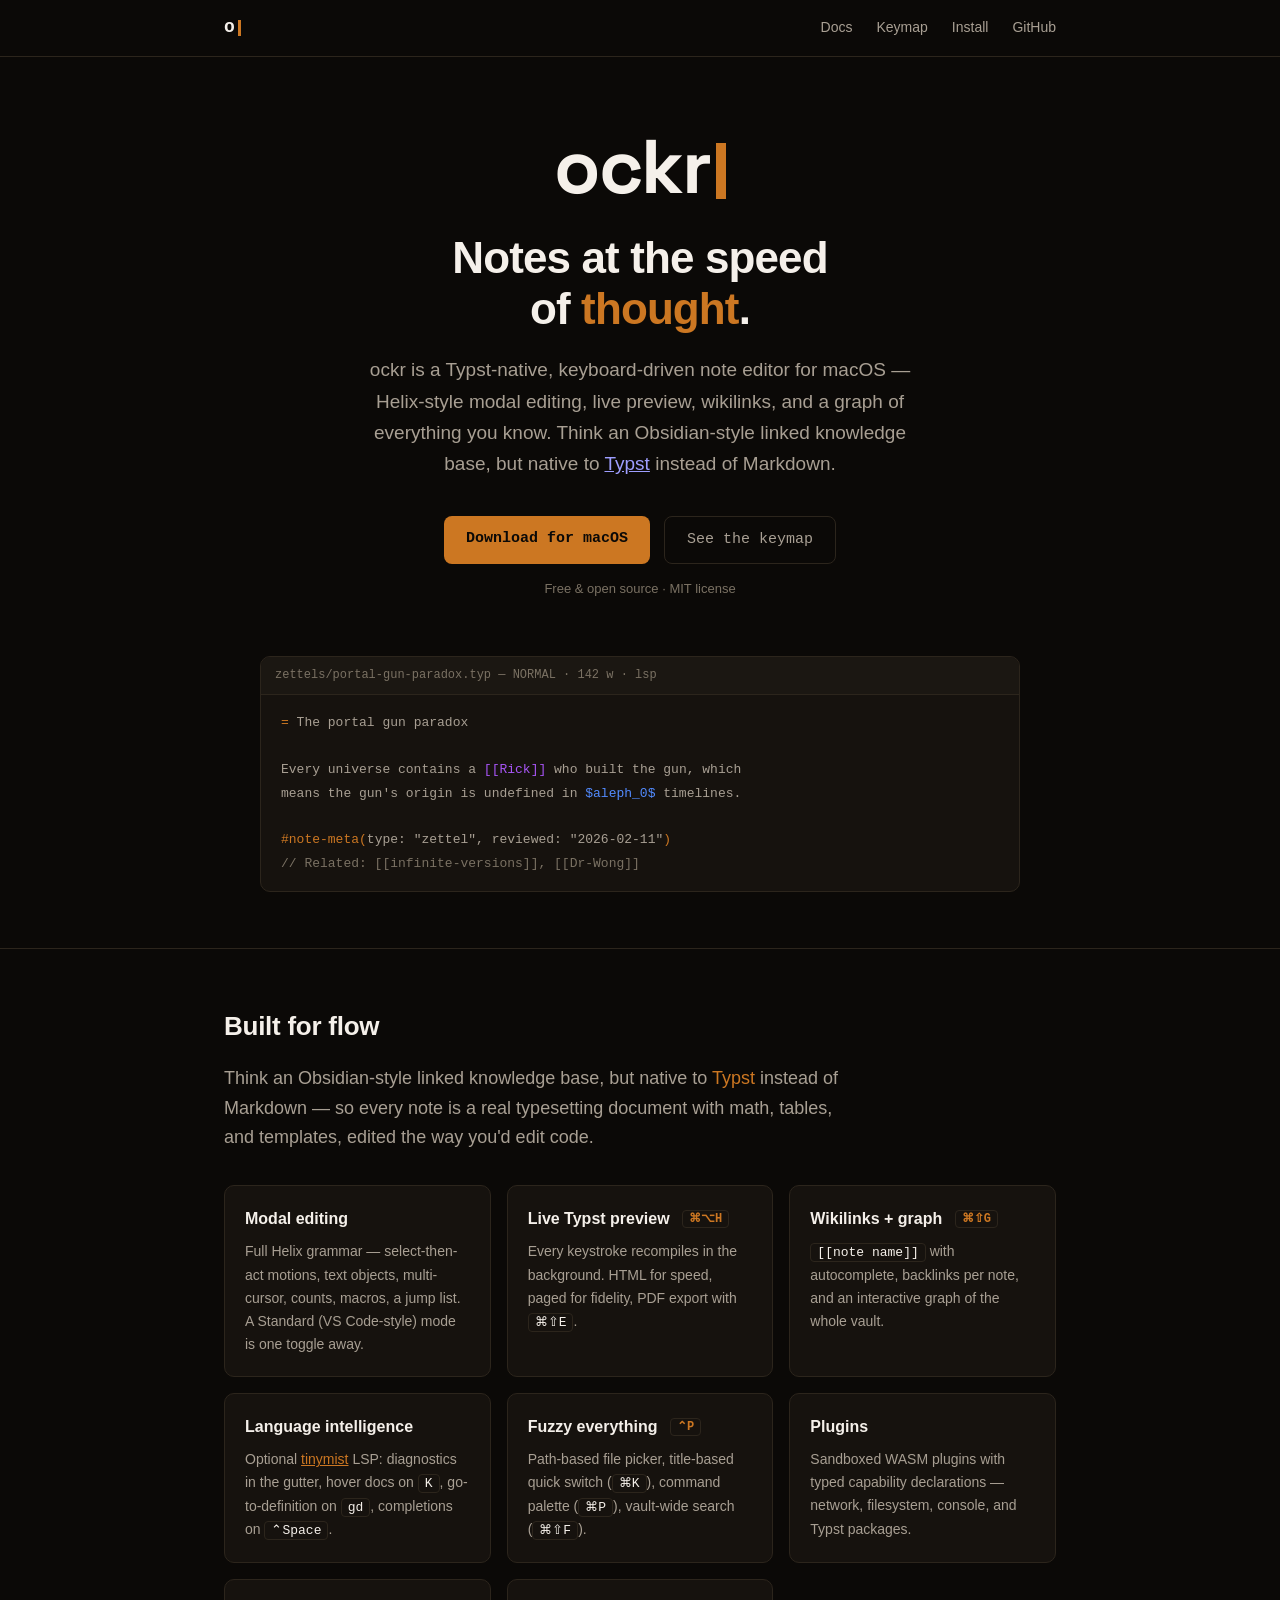
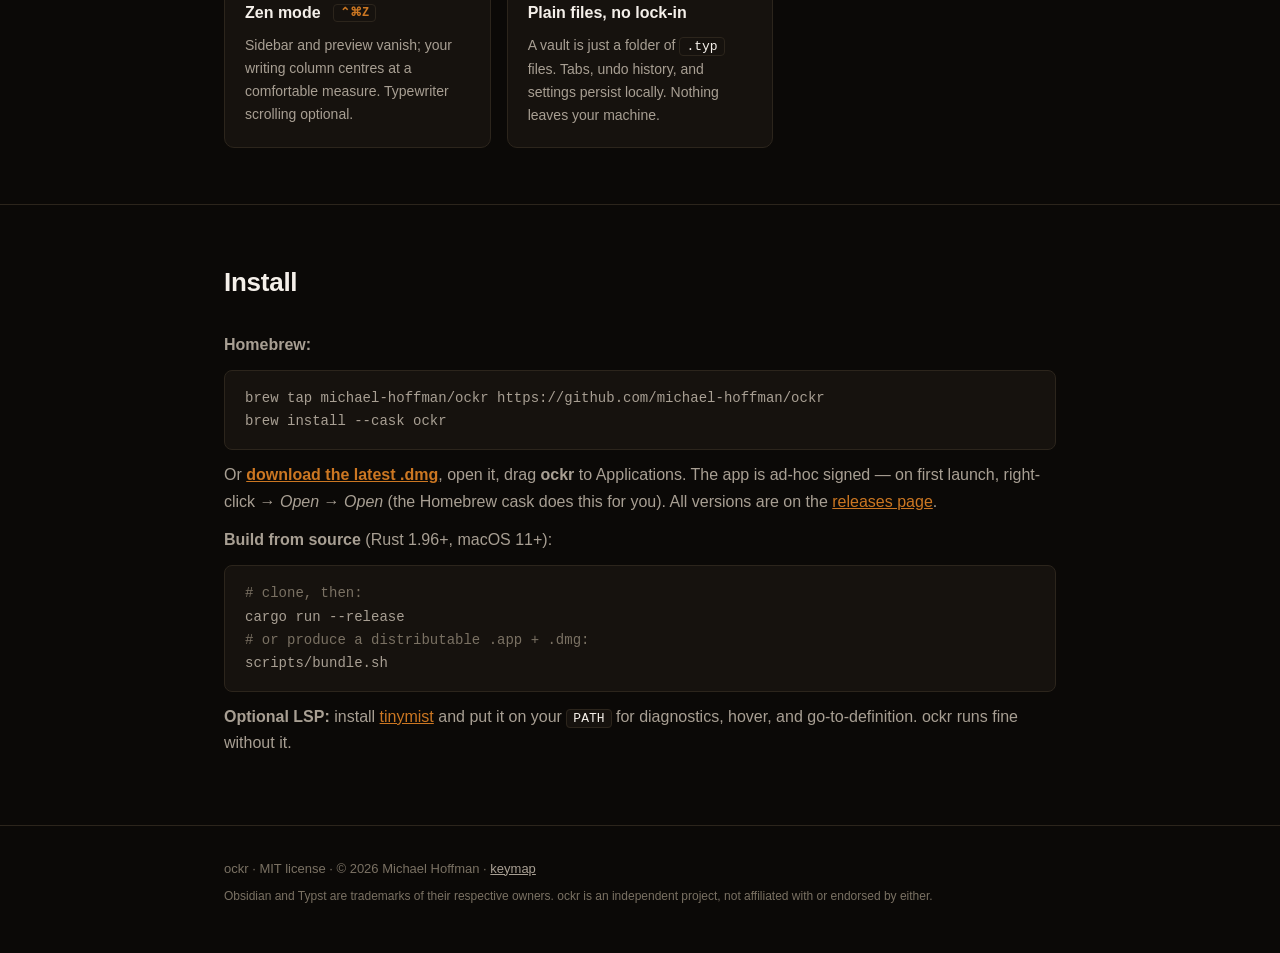
<file: docs/index.html>
<!DOCTYPE html>
<html lang="en">
<head>
<meta charset="utf-8">
<meta name="viewport" content="width=device-width, initial-scale=1">
<title>ockr — a Typst-native, keyboard-driven note editor</title>
<meta name="description" content="ockr pairs Helix-style modal editing with live Typst compilation, wikilinks, and a sandboxed WASM plugin system. For people who'd rather keep their hands on the keyboard.">
<link rel="preconnect" href="https://fonts.googleapis.com">
<link rel="preconnect" href="https://fonts.gstatic.com" crossorigin>
<link href="https://fonts.googleapis.com/css2?family=Space+Grotesk:wght@700&display=swap" rel="stylesheet">
<link rel="stylesheet" href="style.css">
</head>
<body>

<nav>
  <div class="wrap">
    <a class="logo" href="index.html">o</a>
    <span class="spacer"></span>
    <a href="manual/">Docs</a>
    <a href="keymap.html">Keymap</a>
    <a href="#install">Install</a>
    <a href="https://github.com/michael-hoffman/ockr">GitHub</a>
  </div>
</nav>

<div class="hero wrap">
  <div class="wordmark">ockr<span class="caret"></span></div>
  <h1>Notes at the speed<br>of <em>thought</em>.</h1>
  <p class="tag">ockr is a Typst-native, keyboard-driven note editor for macOS —
  Helix-style modal editing, live preview, wikilinks, and a graph of everything you know.
  Think an Obsidian-style linked knowledge base, but native to <a href="https://typst.app/">Typst</a> instead of Markdown.</p>
  <div class="cta-row">
    <a class="btn btn-primary" href="https://github.com/michael-hoffman/ockr/releases/latest/download/ockr-macos.dmg">Download for macOS</a>
    <a class="btn btn-ghost" href="keymap.html">See the keymap</a>
  </div>
  <p class="note">Free &amp; open source · MIT license</p>

  <div class="mock">
    <div class="bar">zettels/portal-gun-paradox.typ — NORMAL · 142 w · lsp</div>
    <pre><span class="kw">=</span> The portal gun paradox

Every universe contains a <span class="lk">[[Rick]]</span> who built the gun, which
means the gun's origin is undefined in <span class="mt">$aleph_0$</span> timelines.

<span class="kw">#note-meta(</span>type: "zettel", reviewed: "2026-02-11"<span class="kw">)</span>
<span class="cm">// Related: [[infinite-versions]], [[Dr-Wong]]</span></pre>
  </div>
</div>

<section id="features">
  <div class="wrap">
    <h2>Built for flow</h2>
    <p class="lede">Think an Obsidian-style linked knowledge base, but native to
    <a href="https://typst.app">Typst</a> instead of Markdown — so every note is a
    real typesetting document with math, tables, and templates, edited the way you'd
    edit code.</p>
    <div class="grid">
      <div class="card">
        <h3>Modal editing</h3>
        <p>Full Helix grammar — select-then-act motions, text objects, multi-cursor,
        counts, macros, a jump list. A Standard (VS Code-style) mode is one toggle away.</p>
      </div>
      <div class="card">
        <h3>Live Typst preview <span class="k">⌘⌥H</span></h3>
        <p>Every keystroke recompiles in the background. HTML for speed, paged for
        fidelity, PDF export with <code>⌘⇧E</code>.</p>
      </div>
      <div class="card">
        <h3>Wikilinks + graph <span class="k">⌘⇧G</span></h3>
        <p><code>[[note name]]</code> with autocomplete, backlinks per note, and an
        interactive graph of the whole vault.</p>
      </div>
      <div class="card">
        <h3>Language intelligence</h3>
        <p>Optional <a href="https://github.com/Myriad-Dreamin/tinymist" style="color:var(--ochre)">tinymist</a>
        LSP: diagnostics in the gutter, hover docs on <code>K</code>,
        go-to-definition on <code>gd</code>, completions on <code>⌃Space</code>.</p>
      </div>
      <div class="card">
        <h3>Fuzzy everything <span class="k">⌃P</span></h3>
        <p>Path-based file picker, title-based quick switch (<code>⌘K</code>),
        command palette (<code>⌘P</code>), vault-wide search (<code>⌘⇧F</code>).</p>
      </div>
      <div class="card">
        <h3>Plugins</h3>
        <p>Sandboxed WASM plugins with typed capability declarations — network,
        filesystem, console, and Typst packages.</p>
      </div>
      <div class="card">
        <h3>Zen mode <span class="k">⌃⌘Z</span></h3>
        <p>Sidebar and preview vanish; your writing column centres at a comfortable
        measure. Typewriter scrolling optional.</p>
      </div>
      <div class="card">
        <h3>Plain files, no lock-in</h3>
        <p>A vault is just a folder of <code>.typ</code> files. Tabs, undo history,
        and settings persist locally. Nothing leaves your machine.</p>
      </div>
    </div>
  </div>
</section>

<section id="install" class="install">
  <div class="wrap">
    <h2>Install</h2>
    <p><strong>Homebrew:</strong></p>
    <pre>brew tap michael-hoffman/ockr https://github.com/michael-hoffman/ockr
brew install --cask ockr</pre>
    <p>Or <strong><a href="https://github.com/michael-hoffman/ockr/releases/latest/download/ockr-macos.dmg">download the latest .dmg</a></strong>, open it, drag
    <strong>ockr</strong> to Applications. The app is ad-hoc signed — on first launch,
    right-click → <em>Open</em> → <em>Open</em> (the Homebrew cask does this for you).
    All versions are on the
    <a href="https://github.com/michael-hoffman/ockr/releases">releases page</a>.</p>
    <p><strong>Build from source</strong> (Rust 1.96+, macOS 11+):</p>
    <pre><span class="c"># clone, then:</span>
cargo run --release
<span class="c"># or produce a distributable .app + .dmg:</span>
scripts/bundle.sh</pre>
    <p><strong>Optional LSP:</strong> install
    <a href="https://github.com/Myriad-Dreamin/tinymist">tinymist</a> and put it on your
    <code>PATH</code> for diagnostics, hover, and go-to-definition. ockr runs fine without it.</p>
  </div>
</section>

<footer>
  <div class="wrap">
    <p>ockr · MIT license · © 2026 Michael Hoffman ·
    <a href="keymap.html">keymap</a></p>
    <p style="margin-top:8px; color:var(--subtle); font-size:12px">
    Obsidian and Typst are trademarks of their respective owners. ockr is an
    independent project, not affiliated with or endorsed by either.</p>
  </div>
</footer>

</body>
</html>
</file>
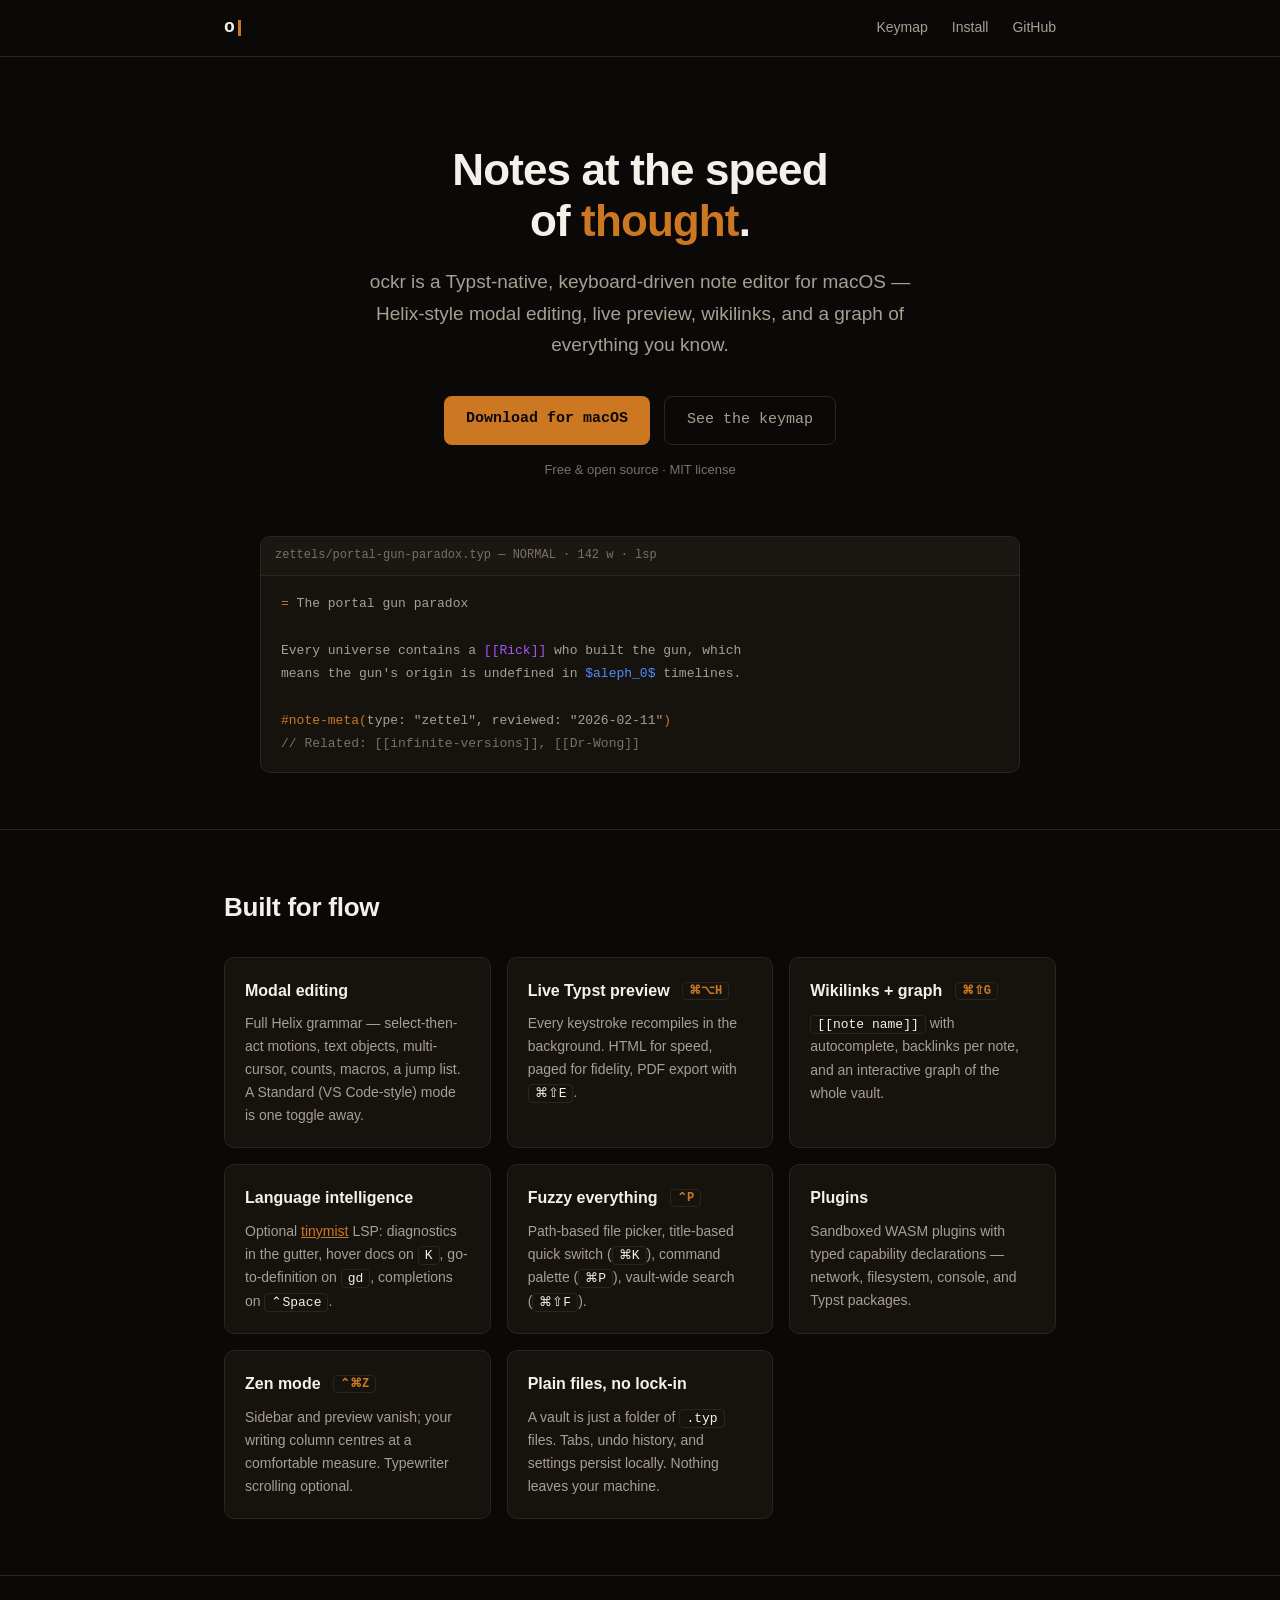
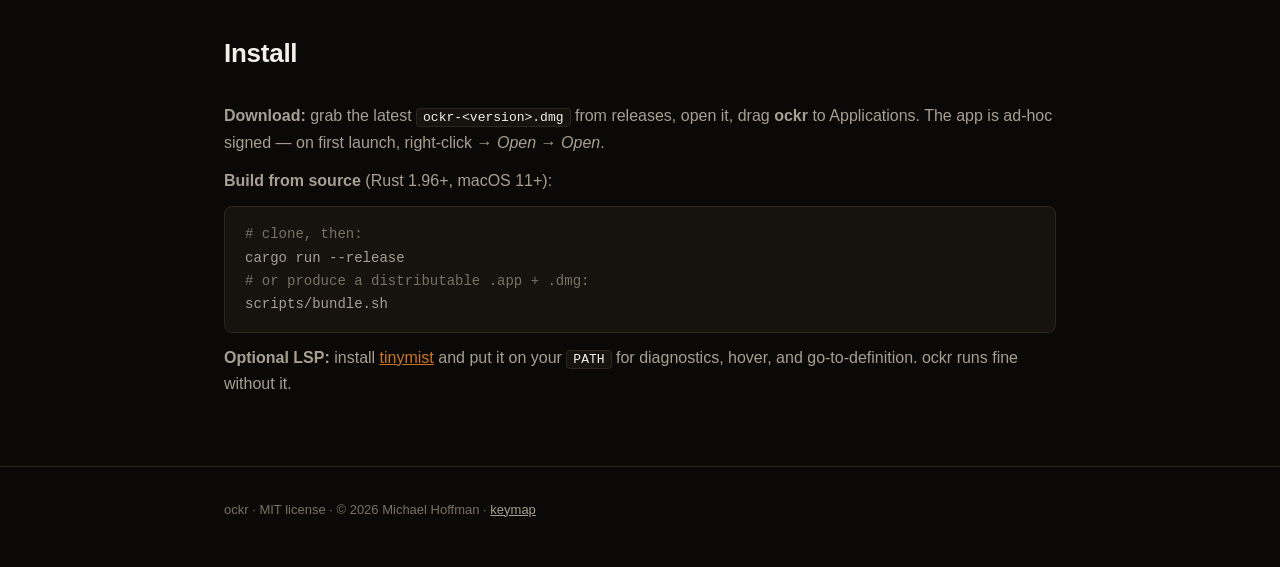
<file: site/index.html>
<!DOCTYPE html>
<html lang="en">
<head>
<meta charset="utf-8">
<meta name="viewport" content="width=device-width, initial-scale=1">
<title>ockr — a Typst-native, keyboard-driven note editor</title>
<meta name="description" content="ockr pairs Helix-style modal editing with live Typst compilation, wikilinks, and a sandboxed WASM plugin system. For people who'd rather keep their hands on the keyboard.">
<link rel="stylesheet" href="style.css">
</head>
<body>

<nav>
  <div class="wrap">
    <a class="logo" href="index.html">o</a>
    <span class="spacer"></span>
    <a href="keymap.html">Keymap</a>
    <a href="#install">Install</a>
    <a href="https://github.com/">GitHub</a>
  </div>
</nav>

<div class="hero wrap">
  <h1>Notes at the speed<br>of <em>thought</em>.</h1>
  <p class="tag">ockr is a Typst-native, keyboard-driven note editor for macOS —
  Helix-style modal editing, live preview, wikilinks, and a graph of everything you know.</p>
  <div class="cta-row">
    <a class="btn btn-primary" href="#install">Download for macOS</a>
    <a class="btn btn-ghost" href="keymap.html">See the keymap</a>
  </div>
  <p class="note">Free &amp; open source · MIT license</p>

  <div class="mock">
    <div class="bar">zettels/portal-gun-paradox.typ — NORMAL · 142 w · lsp</div>
    <pre><span class="kw">=</span> The portal gun paradox

Every universe contains a <span class="lk">[[Rick]]</span> who built the gun, which
means the gun's origin is undefined in <span class="mt">$aleph_0$</span> timelines.

<span class="kw">#note-meta(</span>type: "zettel", reviewed: "2026-02-11"<span class="kw">)</span>
<span class="cm">// Related: [[infinite-versions]], [[Dr-Wong]]</span></pre>
  </div>
</div>

<section id="features">
  <div class="wrap">
    <h2>Built for flow</h2>
    <div class="grid">
      <div class="card">
        <h3>Modal editing</h3>
        <p>Full Helix grammar — select-then-act motions, text objects, multi-cursor,
        counts, macros, a jump list. A Standard (VS Code-style) mode is one toggle away.</p>
      </div>
      <div class="card">
        <h3>Live Typst preview <span class="k">⌘⌥H</span></h3>
        <p>Every keystroke recompiles in the background. HTML for speed, paged for
        fidelity, PDF export with <code>⌘⇧E</code>.</p>
      </div>
      <div class="card">
        <h3>Wikilinks + graph <span class="k">⌘⇧G</span></h3>
        <p><code>[[note name]]</code> with autocomplete, backlinks per note, and an
        interactive graph of the whole vault.</p>
      </div>
      <div class="card">
        <h3>Language intelligence</h3>
        <p>Optional <a href="https://github.com/Myriad-Dreamin/tinymist" style="color:var(--ochre)">tinymist</a>
        LSP: diagnostics in the gutter, hover docs on <code>K</code>,
        go-to-definition on <code>gd</code>, completions on <code>⌃Space</code>.</p>
      </div>
      <div class="card">
        <h3>Fuzzy everything <span class="k">⌃P</span></h3>
        <p>Path-based file picker, title-based quick switch (<code>⌘K</code>),
        command palette (<code>⌘P</code>), vault-wide search (<code>⌘⇧F</code>).</p>
      </div>
      <div class="card">
        <h3>Plugins</h3>
        <p>Sandboxed WASM plugins with typed capability declarations — network,
        filesystem, console, and Typst packages.</p>
      </div>
      <div class="card">
        <h3>Zen mode <span class="k">⌃⌘Z</span></h3>
        <p>Sidebar and preview vanish; your writing column centres at a comfortable
        measure. Typewriter scrolling optional.</p>
      </div>
      <div class="card">
        <h3>Plain files, no lock-in</h3>
        <p>A vault is just a folder of <code>.typ</code> files. Tabs, undo history,
        and settings persist locally. Nothing leaves your machine.</p>
      </div>
    </div>
  </div>
</section>

<section id="install" class="install">
  <div class="wrap">
    <h2>Install</h2>
    <p><strong>Download:</strong> grab the latest <code>ockr-&lt;version&gt;.dmg</code> from
    releases, open it, drag <strong>ockr</strong> to Applications. The app is ad-hoc signed —
    on first launch, right-click → <em>Open</em> → <em>Open</em>.</p>
    <p><strong>Build from source</strong> (Rust 1.96+, macOS 11+):</p>
    <pre><span class="c"># clone, then:</span>
cargo run --release
<span class="c"># or produce a distributable .app + .dmg:</span>
scripts/bundle.sh</pre>
    <p><strong>Optional LSP:</strong> install
    <a href="https://github.com/Myriad-Dreamin/tinymist">tinymist</a> and put it on your
    <code>PATH</code> for diagnostics, hover, and go-to-definition. ockr runs fine without it.</p>
  </div>
</section>

<footer>
  <div class="wrap">
    ockr · MIT license · © 2026 Michael Hoffman ·
    <a href="keymap.html">keymap</a>
  </div>
</footer>

</body>
</html>
</file>
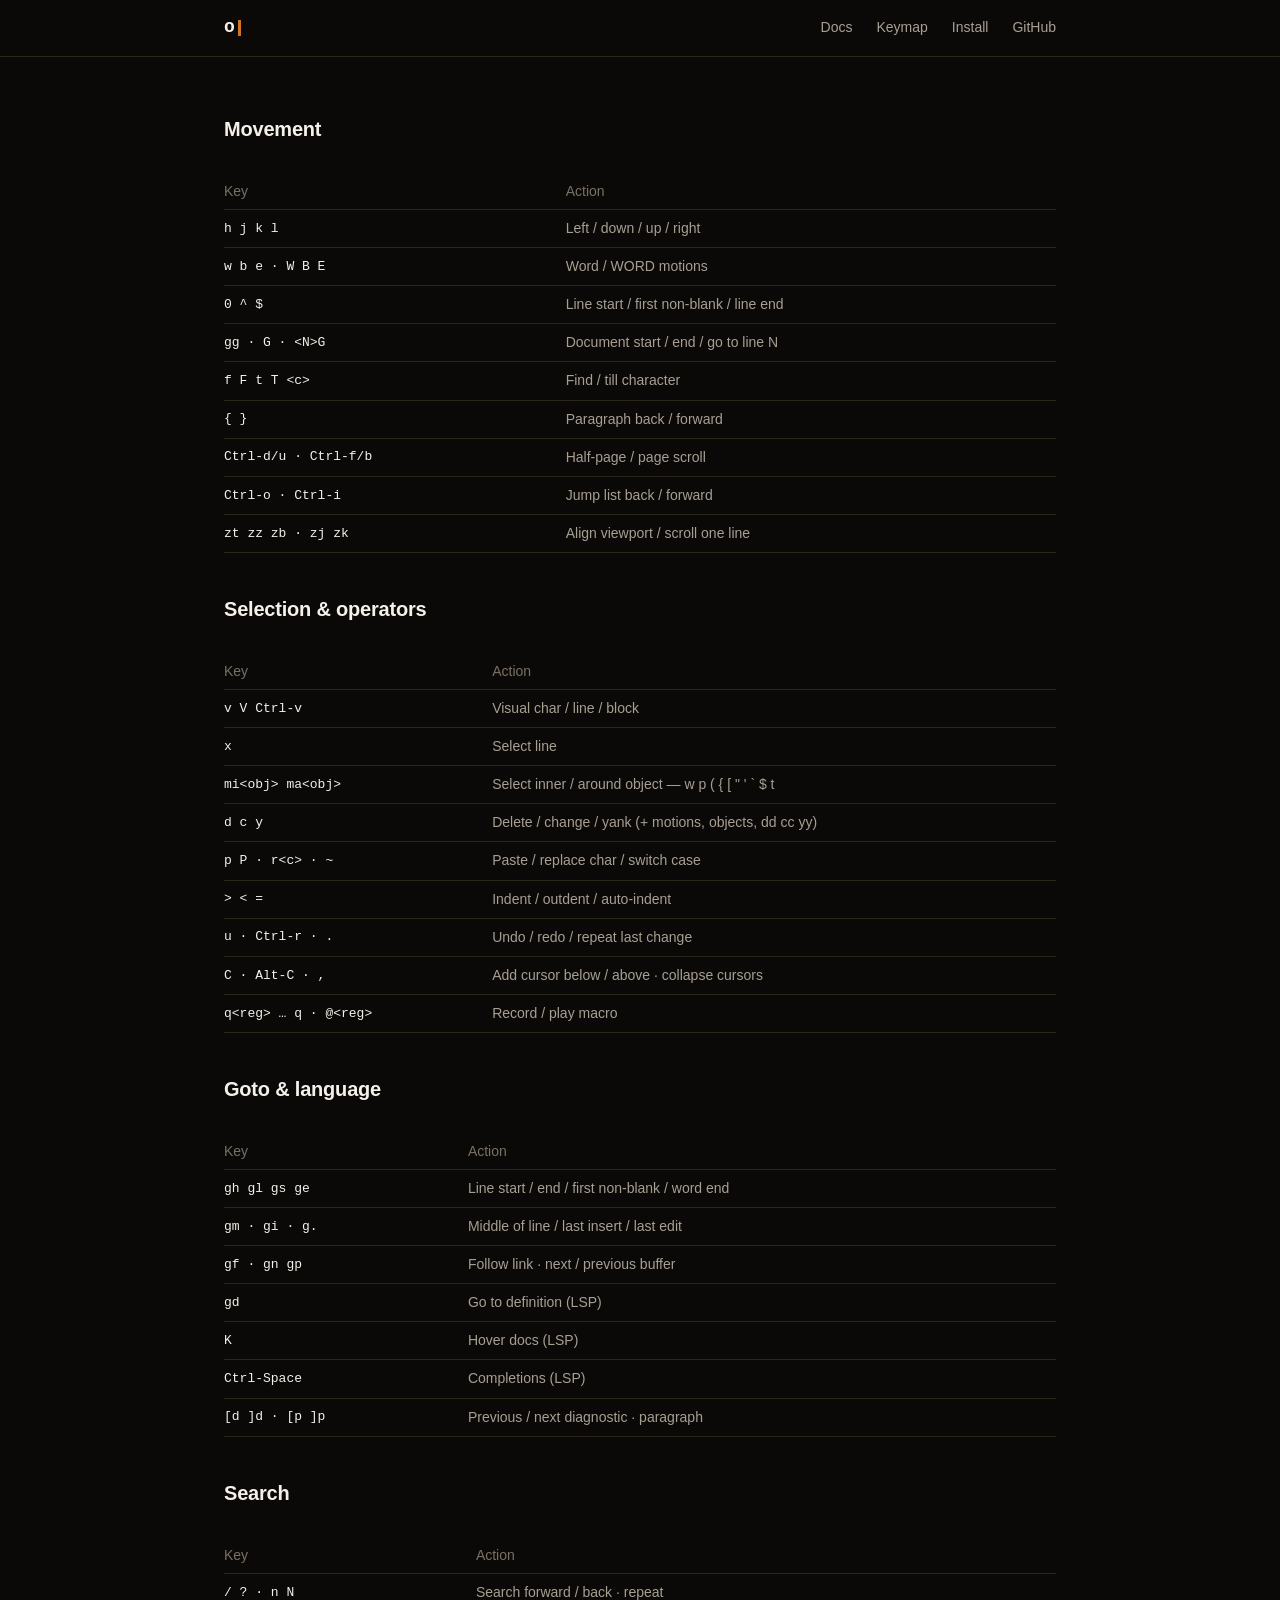
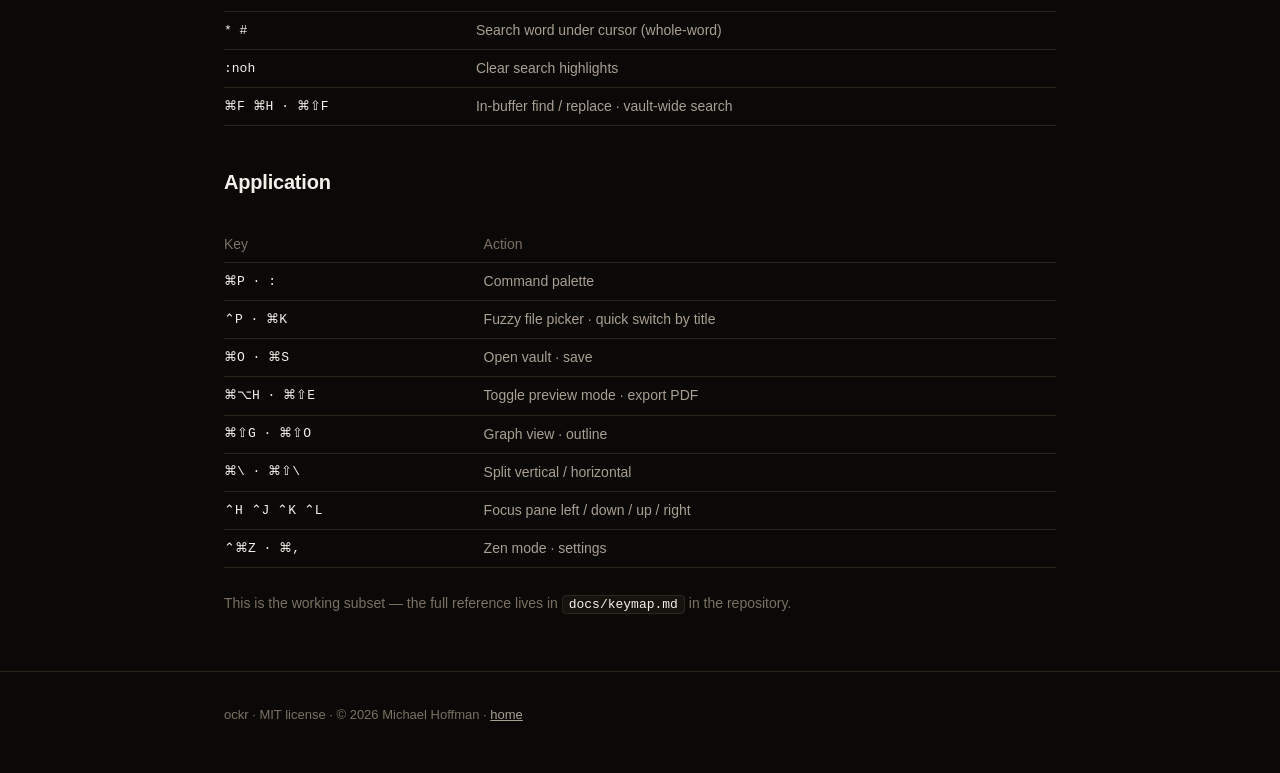
<file: docs/keymap.html>
<!DOCTYPE html>
<html lang="en">
<head>
<meta charset="utf-8">
<meta name="viewport" content="width=device-width, initial-scale=1">
<title>Keymap — ockr</title>
<meta name="description" content="ockr keymap reference — Helix-style modal editing for Typst notes.">
<link rel="stylesheet" href="style.css">
</head>
<body>

<nav>
  <div class="wrap">
    <a class="logo" href="index.html">o</a>
    <span class="spacer"></span>
    <a href="manual/">Docs</a>
    <a href="keymap.html">Keymap</a>
    <a href="index.html#install">Install</a>
    <a href="https://github.com/michael-hoffman/ockr">GitHub</a>
  </div>
</nav>

<section class="kmap" style="border-top:none">
  <div class="wrap">
    <h2>Movement</h2>
    <table>
      <tr><th>Key</th><th>Action</th></tr>
      <tr><td>h j k l</td><td>Left / down / up / right</td></tr>
      <tr><td>w b e · W B E</td><td>Word / WORD motions</td></tr>
      <tr><td>0 ^ $</td><td>Line start / first non-blank / line end</td></tr>
      <tr><td>gg · G · &lt;N&gt;G</td><td>Document start / end / go to line N</td></tr>
      <tr><td>f F t T &lt;c&gt;</td><td>Find / till character</td></tr>
      <tr><td>{ }</td><td>Paragraph back / forward</td></tr>
      <tr><td>Ctrl-d/u · Ctrl-f/b</td><td>Half-page / page scroll</td></tr>
      <tr><td>Ctrl-o · Ctrl-i</td><td>Jump list back / forward</td></tr>
      <tr><td>zt zz zb · zj zk</td><td>Align viewport / scroll one line</td></tr>
    </table>

    <h2>Selection &amp; operators</h2>
    <table>
      <tr><th>Key</th><th>Action</th></tr>
      <tr><td>v V Ctrl-v</td><td>Visual char / line / block</td></tr>
      <tr><td>x</td><td>Select line</td></tr>
      <tr><td>mi&lt;obj&gt; ma&lt;obj&gt;</td><td>Select inner / around object — w p ( { [ " ' ` $ t</td></tr>
      <tr><td>d c y</td><td>Delete / change / yank (+ motions, objects, dd cc yy)</td></tr>
      <tr><td>p P · r&lt;c&gt; · ~</td><td>Paste / replace char / switch case</td></tr>
      <tr><td>&gt; &lt; =</td><td>Indent / outdent / auto-indent</td></tr>
      <tr><td>u · Ctrl-r · .</td><td>Undo / redo / repeat last change</td></tr>
      <tr><td>C · Alt-C · ,</td><td>Add cursor below / above · collapse cursors</td></tr>
      <tr><td>q&lt;reg&gt; … q · @&lt;reg&gt;</td><td>Record / play macro</td></tr>
    </table>

    <h2>Goto &amp; language</h2>
    <table>
      <tr><th>Key</th><th>Action</th></tr>
      <tr><td>gh gl gs ge</td><td>Line start / end / first non-blank / word end</td></tr>
      <tr><td>gm · gi · g.</td><td>Middle of line / last insert / last edit</td></tr>
      <tr><td>gf · gn gp</td><td>Follow link · next / previous buffer</td></tr>
      <tr><td>gd</td><td>Go to definition (LSP)</td></tr>
      <tr><td>K</td><td>Hover docs (LSP)</td></tr>
      <tr><td>Ctrl-Space</td><td>Completions (LSP)</td></tr>
      <tr><td>[d ]d · [p ]p</td><td>Previous / next diagnostic · paragraph</td></tr>
    </table>

    <h2>Search</h2>
    <table>
      <tr><th>Key</th><th>Action</th></tr>
      <tr><td>/ ? · n N</td><td>Search forward / back · repeat</td></tr>
      <tr><td>* #</td><td>Search word under cursor (whole-word)</td></tr>
      <tr><td>:noh</td><td>Clear search highlights</td></tr>
      <tr><td>⌘F ⌘H · ⌘⇧F</td><td>In-buffer find / replace · vault-wide search</td></tr>
    </table>

    <h2>Application</h2>
    <table>
      <tr><th>Key</th><th>Action</th></tr>
      <tr><td>⌘P · :</td><td>Command palette</td></tr>
      <tr><td>⌃P · ⌘K</td><td>Fuzzy file picker · quick switch by title</td></tr>
      <tr><td>⌘O · ⌘S</td><td>Open vault · save</td></tr>
      <tr><td>⌘⌥H · ⌘⇧E</td><td>Toggle preview mode · export PDF</td></tr>
      <tr><td>⌘⇧G · ⌘⇧O</td><td>Graph view · outline</td></tr>
      <tr><td>⌘\ · ⌘⇧\</td><td>Split vertical / horizontal</td></tr>
      <tr><td>⌃H ⌃J ⌃K ⌃L</td><td>Focus pane left / down / up / right</td></tr>
      <tr><td>⌃⌘Z · ⌘,</td><td>Zen mode · settings</td></tr>
    </table>

    <p style="color:var(--subtle); margin-top:24px; font-size:14px">
      This is the working subset — the full reference lives in
      <code>docs/keymap.md</code> in the repository.</p>
  </div>
</section>

<footer>
  <div class="wrap">
    ockr · MIT license · © 2026 Michael Hoffman ·
    <a href="index.html">home</a>
  </div>
</footer>

</body>
</html>
</file>
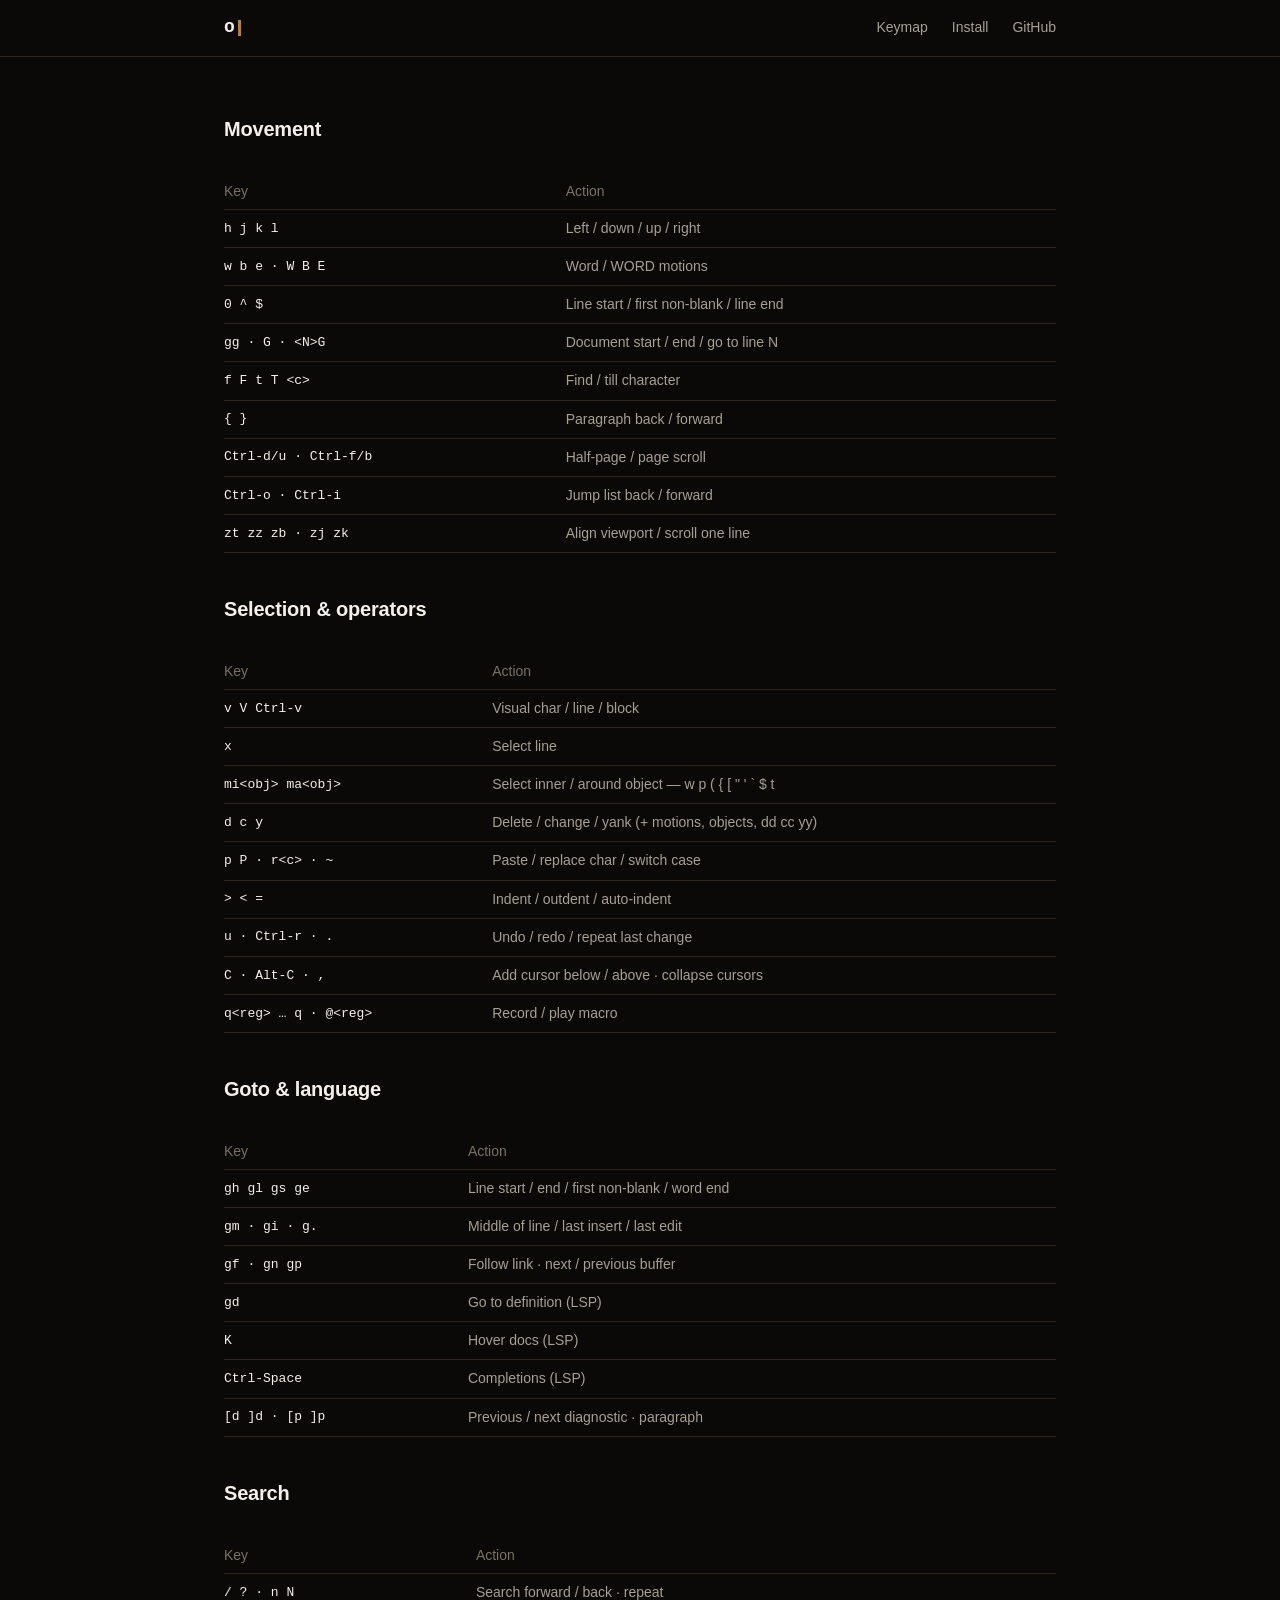
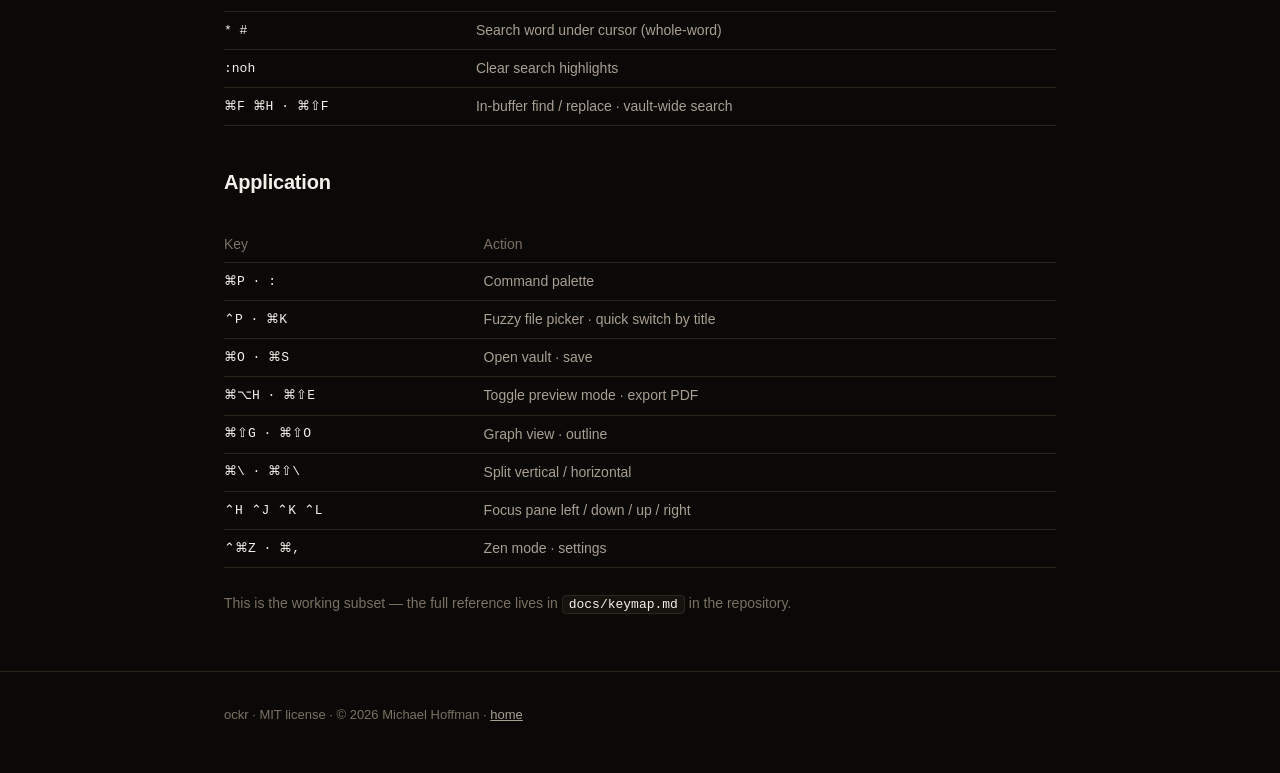
<file: site/keymap.html>
<!DOCTYPE html>
<html lang="en">
<head>
<meta charset="utf-8">
<meta name="viewport" content="width=device-width, initial-scale=1">
<title>Keymap — ockr</title>
<meta name="description" content="ockr keymap reference — Helix-style modal editing for Typst notes.">
<link rel="stylesheet" href="style.css">
</head>
<body>

<nav>
  <div class="wrap">
    <a class="logo" href="index.html">o</a>
    <span class="spacer"></span>
    <a href="keymap.html">Keymap</a>
    <a href="index.html#install">Install</a>
    <a href="https://github.com/">GitHub</a>
  </div>
</nav>

<section class="kmap" style="border-top:none">
  <div class="wrap">
    <h2>Movement</h2>
    <table>
      <tr><th>Key</th><th>Action</th></tr>
      <tr><td>h j k l</td><td>Left / down / up / right</td></tr>
      <tr><td>w b e · W B E</td><td>Word / WORD motions</td></tr>
      <tr><td>0 ^ $</td><td>Line start / first non-blank / line end</td></tr>
      <tr><td>gg · G · &lt;N&gt;G</td><td>Document start / end / go to line N</td></tr>
      <tr><td>f F t T &lt;c&gt;</td><td>Find / till character</td></tr>
      <tr><td>{ }</td><td>Paragraph back / forward</td></tr>
      <tr><td>Ctrl-d/u · Ctrl-f/b</td><td>Half-page / page scroll</td></tr>
      <tr><td>Ctrl-o · Ctrl-i</td><td>Jump list back / forward</td></tr>
      <tr><td>zt zz zb · zj zk</td><td>Align viewport / scroll one line</td></tr>
    </table>

    <h2>Selection &amp; operators</h2>
    <table>
      <tr><th>Key</th><th>Action</th></tr>
      <tr><td>v V Ctrl-v</td><td>Visual char / line / block</td></tr>
      <tr><td>x</td><td>Select line</td></tr>
      <tr><td>mi&lt;obj&gt; ma&lt;obj&gt;</td><td>Select inner / around object — w p ( { [ " ' ` $ t</td></tr>
      <tr><td>d c y</td><td>Delete / change / yank (+ motions, objects, dd cc yy)</td></tr>
      <tr><td>p P · r&lt;c&gt; · ~</td><td>Paste / replace char / switch case</td></tr>
      <tr><td>&gt; &lt; =</td><td>Indent / outdent / auto-indent</td></tr>
      <tr><td>u · Ctrl-r · .</td><td>Undo / redo / repeat last change</td></tr>
      <tr><td>C · Alt-C · ,</td><td>Add cursor below / above · collapse cursors</td></tr>
      <tr><td>q&lt;reg&gt; … q · @&lt;reg&gt;</td><td>Record / play macro</td></tr>
    </table>

    <h2>Goto &amp; language</h2>
    <table>
      <tr><th>Key</th><th>Action</th></tr>
      <tr><td>gh gl gs ge</td><td>Line start / end / first non-blank / word end</td></tr>
      <tr><td>gm · gi · g.</td><td>Middle of line / last insert / last edit</td></tr>
      <tr><td>gf · gn gp</td><td>Follow link · next / previous buffer</td></tr>
      <tr><td>gd</td><td>Go to definition (LSP)</td></tr>
      <tr><td>K</td><td>Hover docs (LSP)</td></tr>
      <tr><td>Ctrl-Space</td><td>Completions (LSP)</td></tr>
      <tr><td>[d ]d · [p ]p</td><td>Previous / next diagnostic · paragraph</td></tr>
    </table>

    <h2>Search</h2>
    <table>
      <tr><th>Key</th><th>Action</th></tr>
      <tr><td>/ ? · n N</td><td>Search forward / back · repeat</td></tr>
      <tr><td>* #</td><td>Search word under cursor (whole-word)</td></tr>
      <tr><td>:noh</td><td>Clear search highlights</td></tr>
      <tr><td>⌘F ⌘H · ⌘⇧F</td><td>In-buffer find / replace · vault-wide search</td></tr>
    </table>

    <h2>Application</h2>
    <table>
      <tr><th>Key</th><th>Action</th></tr>
      <tr><td>⌘P · :</td><td>Command palette</td></tr>
      <tr><td>⌃P · ⌘K</td><td>Fuzzy file picker · quick switch by title</td></tr>
      <tr><td>⌘O · ⌘S</td><td>Open vault · save</td></tr>
      <tr><td>⌘⌥H · ⌘⇧E</td><td>Toggle preview mode · export PDF</td></tr>
      <tr><td>⌘⇧G · ⌘⇧O</td><td>Graph view · outline</td></tr>
      <tr><td>⌘\ · ⌘⇧\</td><td>Split vertical / horizontal</td></tr>
      <tr><td>⌃H ⌃J ⌃K ⌃L</td><td>Focus pane left / down / up / right</td></tr>
      <tr><td>⌃⌘Z · ⌘,</td><td>Zen mode · settings</td></tr>
    </table>

    <p style="color:var(--subtle); margin-top:24px; font-size:14px">
      This is the working subset — the full reference lives in
      <code>docs/keymap.md</code> in the repository.</p>
  </div>
</section>

<footer>
  <div class="wrap">
    ockr · MIT license · © 2026 Michael Hoffman ·
    <a href="index.html">home</a>
  </div>
</footer>

</body>
</html>
</file>
<file: docs/style.css>
/* ockr site — oxide palette (warm blacks + ochre) */
:root {
  --bg: #0B0907;
  --panel: #16120E;
  --surface: #1B1712;
  --hover: #241E17;
  --border: #2C251C;
  --ochre: #CC7722;
  --ochre-bright: #E8932E;
  --text: #F5F0EA;
  --muted: #A89F93;
  --subtle: #7A7163;
  --mono: "SF Mono", Menlo, Consolas, monospace;
  --sans: -apple-system, "Helvetica Neue", Arial, sans-serif;
}

* { box-sizing: border-box; margin: 0; padding: 0; }

html { color-scheme: dark; }

body {
  background: var(--bg);
  color: var(--text);
  font-family: var(--sans);
  line-height: 1.65;
  font-size: 16px;
}

.wrap { max-width: 880px; margin: 0 auto; padding: 0 24px; }

/* ── Nav ── */
nav {
  border-bottom: 1px solid var(--border);
  background: var(--bg);
}
nav .wrap {
  display: flex;
  align-items: center;
  gap: 24px;
  height: 56px;
}
.logo {
  font-family: var(--mono);
  font-weight: 700;
  font-size: 18px;
  color: var(--text);
  text-decoration: none;
  display: flex;
  align-items: center;
  gap: 2px;
}
.logo::after {
  content: "";
  display: inline-block;
  width: 3px;
  height: 16px;
  background: var(--ochre);
  margin-left: 1px;
}
nav a { color: var(--muted); text-decoration: none; font-size: 14px; }
nav a:hover { color: var(--text); }
nav .spacer { flex: 1; }

/* ── Hero ── */
.hero { padding: 72px 0 56px; text-align: center; }
.wordmark {
  font-family: "Space Grotesk", var(--sans);
  font-weight: 700;
  font-size: 76px;
  letter-spacing: -0.03em;
  line-height: 1;
  color: var(--text);
  margin-bottom: 28px;
  display: inline-flex;
  align-items: baseline;
}
.wordmark .caret {
  display: inline-block;
  width: 10px;
  height: 56px;
  background: var(--ochre);
  margin-left: 6px;
  transform: translateY(6px);
}
.hero h1 {
  font-size: 44px;
  line-height: 1.15;
  font-weight: 700;
  letter-spacing: -0.02em;
}
.hero h1 em { color: var(--ochre); font-style: normal; }
.hero p.tag {
  margin: 20px auto 0;
  max-width: 560px;
  color: var(--muted);
  font-size: 19px;
}
.cta-row { margin-top: 36px; display: flex; gap: 14px; justify-content: center; }
.btn {
  display: inline-block;
  padding: 11px 22px;
  border-radius: 8px;
  font-size: 15px;
  text-decoration: none;
  font-family: var(--mono);
}
.btn-primary { background: var(--ochre); color: #0B0907; font-weight: 600; }
.btn-primary:hover { background: var(--ochre-bright); }
.btn-ghost { border: 1px solid var(--border); color: var(--muted); }
.btn-ghost:hover { color: var(--text); border-color: var(--subtle); }

.hero .note { margin-top: 14px; color: var(--subtle); font-size: 13px; }

/* ── Terminal-style mock ── */
.mock {
  margin: 56px auto 0;
  max-width: 760px;
  background: var(--panel);
  border: 1px solid var(--border);
  border-radius: 10px;
  overflow: hidden;
  text-align: left;
  font-family: var(--mono);
  font-size: 13px;
  line-height: 1.8;
}
.mock .bar {
  background: var(--surface);
  border-bottom: 1px solid var(--border);
  padding: 8px 14px;
  color: var(--subtle);
  font-size: 12px;
}
.mock pre { padding: 16px 20px; overflow-x: auto; color: var(--muted); }
.mock .kw { color: var(--ochre); }
.mock .lk { color: #A855F7; }
.mock .mt { color: #528BFF; }
.mock .cm { color: var(--subtle); }

/* ── Sections ── */
section { padding: 56px 0; border-top: 1px solid var(--border); }
section h2 {
  font-size: 26px;
  margin-bottom: 28px;
  letter-spacing: -0.01em;
}
.lede {
  color: var(--muted);
  font-size: 18px;
  max-width: 640px;
  margin: -12px 0 32px;
}
.lede a { color: var(--ochre); text-decoration: none; }
.lede a:hover { text-decoration: underline; }
.grid {
  display: grid;
  grid-template-columns: repeat(auto-fit, minmax(240px, 1fr));
  gap: 16px;
}
.card {
  background: var(--panel);
  border: 1px solid var(--border);
  border-radius: 10px;
  padding: 20px;
}
.card h3 { font-size: 16px; margin-bottom: 8px; }
.card h3 .k {
  font-family: var(--mono);
  font-size: 12px;
  color: var(--ochre);
  border: 1px solid var(--border);
  border-radius: 4px;
  padding: 1px 6px;
  margin-left: 8px;
  vertical-align: 2px;
}
.card p { color: var(--muted); font-size: 14px; }

/* ── Install ── */
.install pre {
  background: var(--panel);
  border: 1px solid var(--border);
  border-radius: 8px;
  padding: 16px 20px;
  font-family: var(--mono);
  font-size: 14px;
  color: var(--muted);
  overflow-x: auto;
  margin: 12px 0;
}
.install .c { color: var(--subtle); }
.install p { color: var(--muted); margin: 12px 0; }
.install a { color: var(--ochre); }

/* ── Keymap tables ── */
.kmap h2 { margin-top: 40px; font-size: 20px; }
.kmap h2:first-of-type { margin-top: 0; }
table { border-collapse: collapse; width: 100%; margin: 16px 0 8px; font-size: 14px; }
th {
  text-align: left;
  color: var(--subtle);
  font-weight: 500;
  border-bottom: 1px solid var(--border);
  padding: 6px 12px 6px 0;
}
td { border-bottom: 1px solid var(--border); padding: 7px 12px 7px 0; color: var(--muted); }
td:first-child, code {
  font-family: var(--mono);
  color: var(--text);
  font-size: 13px;
}
code {
  background: var(--panel);
  border: 1px solid var(--border);
  border-radius: 4px;
  padding: 1px 6px;
}

/* ── Footer ── */
footer {
  border-top: 1px solid var(--border);
  padding: 32px 0 48px;
  color: var(--subtle);
  font-size: 13px;
}
footer a { color: var(--muted); }
</file>
<file: site/style.css>
/* ockr site — oxide palette (warm blacks + ochre) */
:root {
  --bg: #0B0907;
  --panel: #16120E;
  --surface: #1B1712;
  --hover: #241E17;
  --border: #2C251C;
  --ochre: #CC7722;
  --ochre-bright: #E8932E;
  --text: #F5F0EA;
  --muted: #A89F93;
  --subtle: #7A7163;
  --mono: "SF Mono", Menlo, Consolas, monospace;
  --sans: -apple-system, "Helvetica Neue", Arial, sans-serif;
}

* { box-sizing: border-box; margin: 0; padding: 0; }

html { color-scheme: dark; }

body {
  background: var(--bg);
  color: var(--text);
  font-family: var(--sans);
  line-height: 1.65;
  font-size: 16px;
}

.wrap { max-width: 880px; margin: 0 auto; padding: 0 24px; }

/* ── Nav ── */
nav {
  border-bottom: 1px solid var(--border);
  background: var(--bg);
}
nav .wrap {
  display: flex;
  align-items: center;
  gap: 24px;
  height: 56px;
}
.logo {
  font-family: var(--mono);
  font-weight: 700;
  font-size: 18px;
  color: var(--text);
  text-decoration: none;
  display: flex;
  align-items: center;
  gap: 2px;
}
.logo::after {
  content: "";
  display: inline-block;
  width: 3px;
  height: 16px;
  background: var(--ochre);
  margin-left: 1px;
}
nav a { color: var(--muted); text-decoration: none; font-size: 14px; }
nav a:hover { color: var(--text); }
nav .spacer { flex: 1; }

/* ── Hero ── */
.hero { padding: 88px 0 56px; text-align: center; }
.hero h1 {
  font-size: 44px;
  line-height: 1.15;
  font-weight: 700;
  letter-spacing: -0.02em;
}
.hero h1 em { color: var(--ochre); font-style: normal; }
.hero p.tag {
  margin: 20px auto 0;
  max-width: 560px;
  color: var(--muted);
  font-size: 19px;
}
.cta-row { margin-top: 36px; display: flex; gap: 14px; justify-content: center; }
.btn {
  display: inline-block;
  padding: 11px 22px;
  border-radius: 8px;
  font-size: 15px;
  text-decoration: none;
  font-family: var(--mono);
}
.btn-primary { background: var(--ochre); color: #0B0907; font-weight: 600; }
.btn-primary:hover { background: var(--ochre-bright); }
.btn-ghost { border: 1px solid var(--border); color: var(--muted); }
.btn-ghost:hover { color: var(--text); border-color: var(--subtle); }

.hero .note { margin-top: 14px; color: var(--subtle); font-size: 13px; }

/* ── Terminal-style mock ── */
.mock {
  margin: 56px auto 0;
  max-width: 760px;
  background: var(--panel);
  border: 1px solid var(--border);
  border-radius: 10px;
  overflow: hidden;
  text-align: left;
  font-family: var(--mono);
  font-size: 13px;
  line-height: 1.8;
}
.mock .bar {
  background: var(--surface);
  border-bottom: 1px solid var(--border);
  padding: 8px 14px;
  color: var(--subtle);
  font-size: 12px;
}
.mock pre { padding: 16px 20px; overflow-x: auto; color: var(--muted); }
.mock .kw { color: var(--ochre); }
.mock .lk { color: #A855F7; }
.mock .mt { color: #528BFF; }
.mock .cm { color: var(--subtle); }

/* ── Sections ── */
section { padding: 56px 0; border-top: 1px solid var(--border); }
section h2 {
  font-size: 26px;
  margin-bottom: 28px;
  letter-spacing: -0.01em;
}
.grid {
  display: grid;
  grid-template-columns: repeat(auto-fit, minmax(240px, 1fr));
  gap: 16px;
}
.card {
  background: var(--panel);
  border: 1px solid var(--border);
  border-radius: 10px;
  padding: 20px;
}
.card h3 { font-size: 16px; margin-bottom: 8px; }
.card h3 .k {
  font-family: var(--mono);
  font-size: 12px;
  color: var(--ochre);
  border: 1px solid var(--border);
  border-radius: 4px;
  padding: 1px 6px;
  margin-left: 8px;
  vertical-align: 2px;
}
.card p { color: var(--muted); font-size: 14px; }

/* ── Install ── */
.install pre {
  background: var(--panel);
  border: 1px solid var(--border);
  border-radius: 8px;
  padding: 16px 20px;
  font-family: var(--mono);
  font-size: 14px;
  color: var(--muted);
  overflow-x: auto;
  margin: 12px 0;
}
.install .c { color: var(--subtle); }
.install p { color: var(--muted); margin: 12px 0; }
.install a { color: var(--ochre); }

/* ── Keymap tables ── */
.kmap h2 { margin-top: 40px; font-size: 20px; }
.kmap h2:first-of-type { margin-top: 0; }
table { border-collapse: collapse; width: 100%; margin: 16px 0 8px; font-size: 14px; }
th {
  text-align: left;
  color: var(--subtle);
  font-weight: 500;
  border-bottom: 1px solid var(--border);
  padding: 6px 12px 6px 0;
}
td { border-bottom: 1px solid var(--border); padding: 7px 12px 7px 0; color: var(--muted); }
td:first-child, code {
  font-family: var(--mono);
  color: var(--text);
  font-size: 13px;
}
code {
  background: var(--panel);
  border: 1px solid var(--border);
  border-radius: 4px;
  padding: 1px 6px;
}

/* ── Footer ── */
footer {
  border-top: 1px solid var(--border);
  padding: 32px 0 48px;
  color: var(--subtle);
  font-size: 13px;
}
footer a { color: var(--muted); }
</file>
